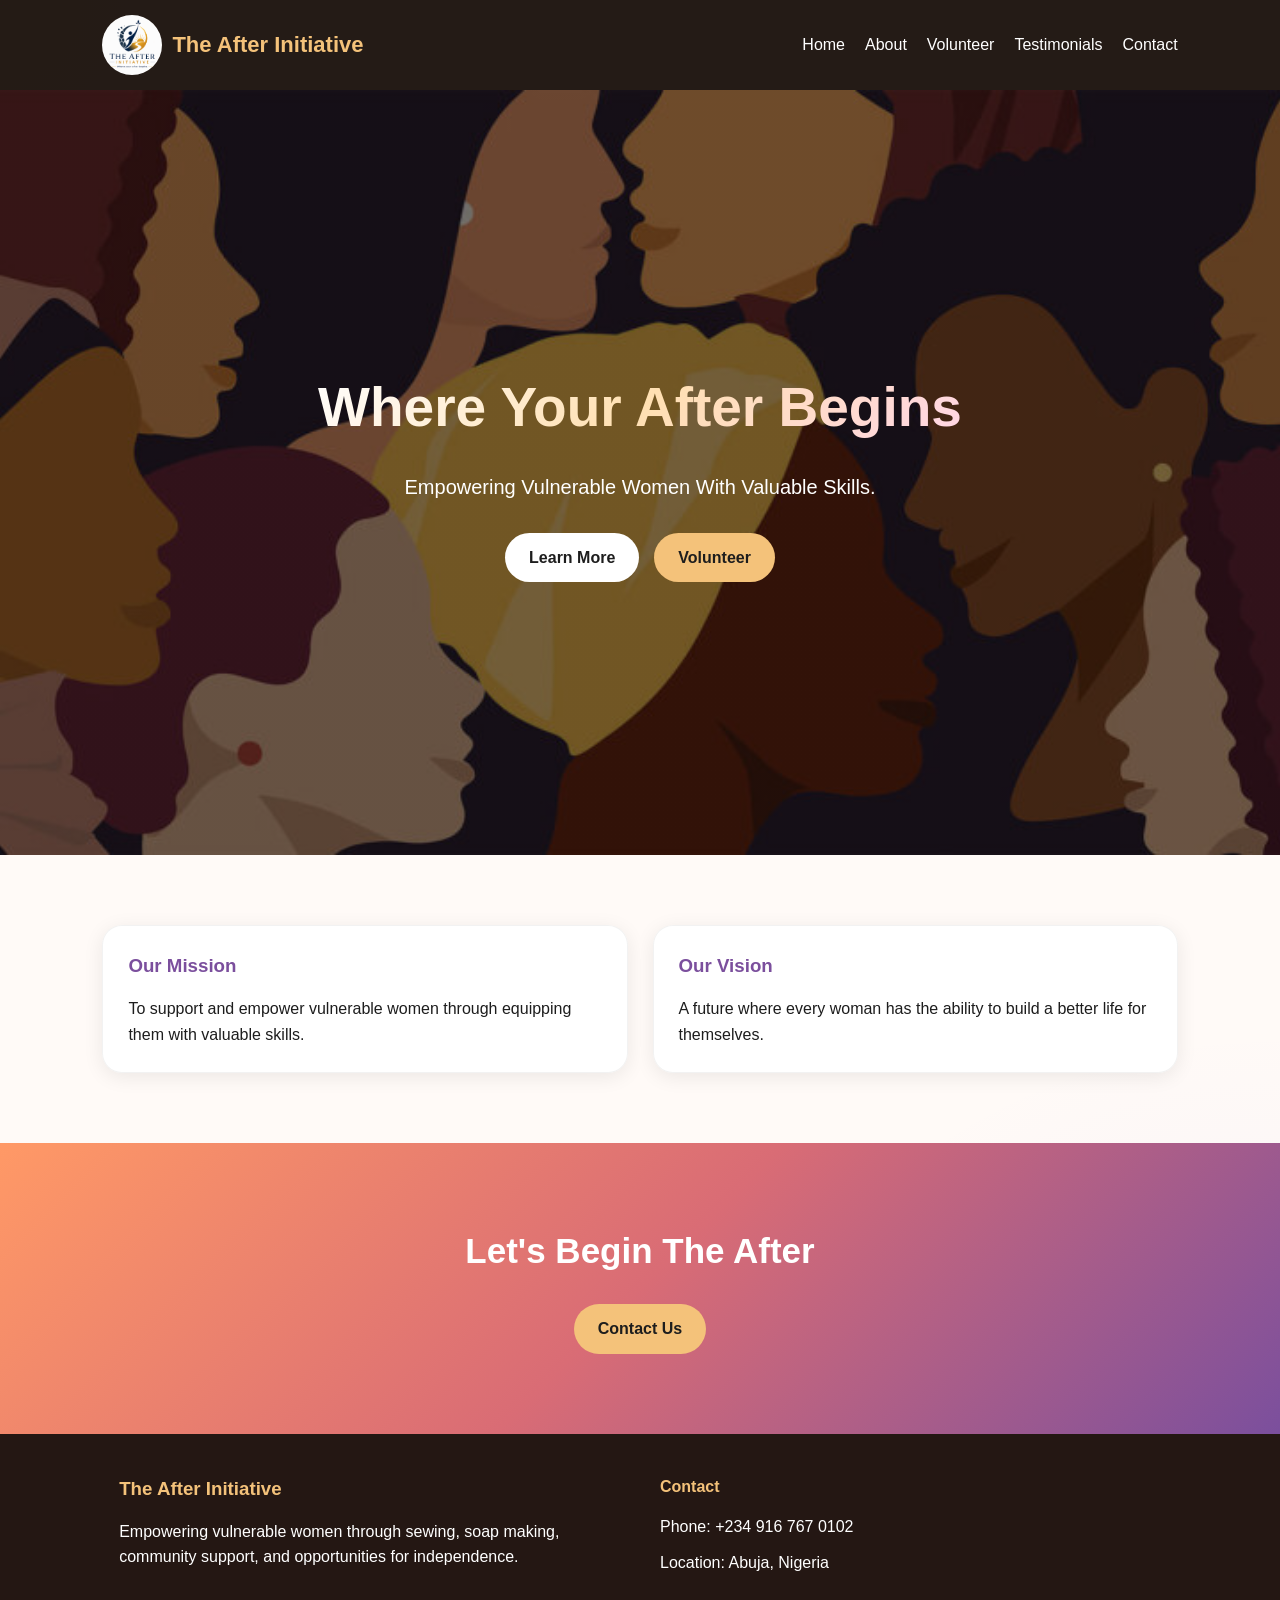
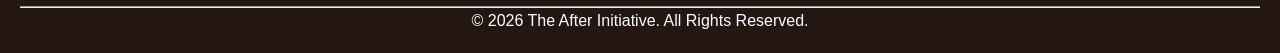
<file: index.html>
<!DOCTYPE html>
<html lang="en">
<head>
  <meta charset="UTF-8" />
  <meta name="viewport" content="width=device-width, initial-scale=1.0"/>
  <title>The After Initiative</title>
  <link rel="icon" type="image/png" href="logo.png">
  <link rel="stylesheet" href="style.css"/>
</head>
<body>

<header>
  <a href="index.html" class="logo-section">
    <img src="logo.png" class="logo" alt="The After Initiative Logo">
    <h1>The After Initiative</h1>
  </a>

  <nav>
    <a href="index.html">Home</a>
    <a href="about.html">About</a>
    <a href="volunteers.html">Volunteer</a>
    <a href="testimonials.html">Testimonials</a>
    <a href="contact.html">Contact</a>
  </nav>
</header>

<section class="hero">
  <div class="hero-content">
    <h2>Where Your After Begins</h2>

    <p>
      Empowering Vulnerable Women With Valuable Skills.
    </p>

    <div class="buttons">
      <a href="about.html" class="btn">Learn More</a>
      <a href="volunteers.html" class="btn secondary">Volunteer</a>
    </div>
  </div>
</section>

<section class="cards-section">

  <div class="card">
    <h3>Our Mission</h3>
    <p>
      To support and empower vulnerable women
      through equipping them with valuable skills.
    </p>
  </div>

  <div class="card">
    <h3>Our Vision</h3>
    <p>
      A future where every woman has the ability
      to build a better life for themselves.
    </p>
  </div>

</section>

<section class="cta">
  <h2>Let's Begin The After</h2>

  <div class="buttons">
    <a href="contact.html" class="btn secondary">Contact Us</a>
  </div>
</section>

<footer>

  <div class="footer-content">

    <div class="footer-section">
      <h3>The After Initiative</h3>

      <p>
        Empowering vulnerable women through sewing, soap making,
        community support, and opportunities for independence.
      </p>
    </div>

    <div class="footer-section">
      <h4>Contact</h4>

      <p>
        Phone:
        <a href="tel:+2349167670102">
          +234 916 767 0102
        </a>
      </p>

      <p>Location: Abuja, Nigeria</p>
    </div>

  </div>

  <hr>

  <p class="copyright">
    © 2026 The After Initiative. All Rights Reserved.
  </p>

</footer>

</body>
</html>
</file>
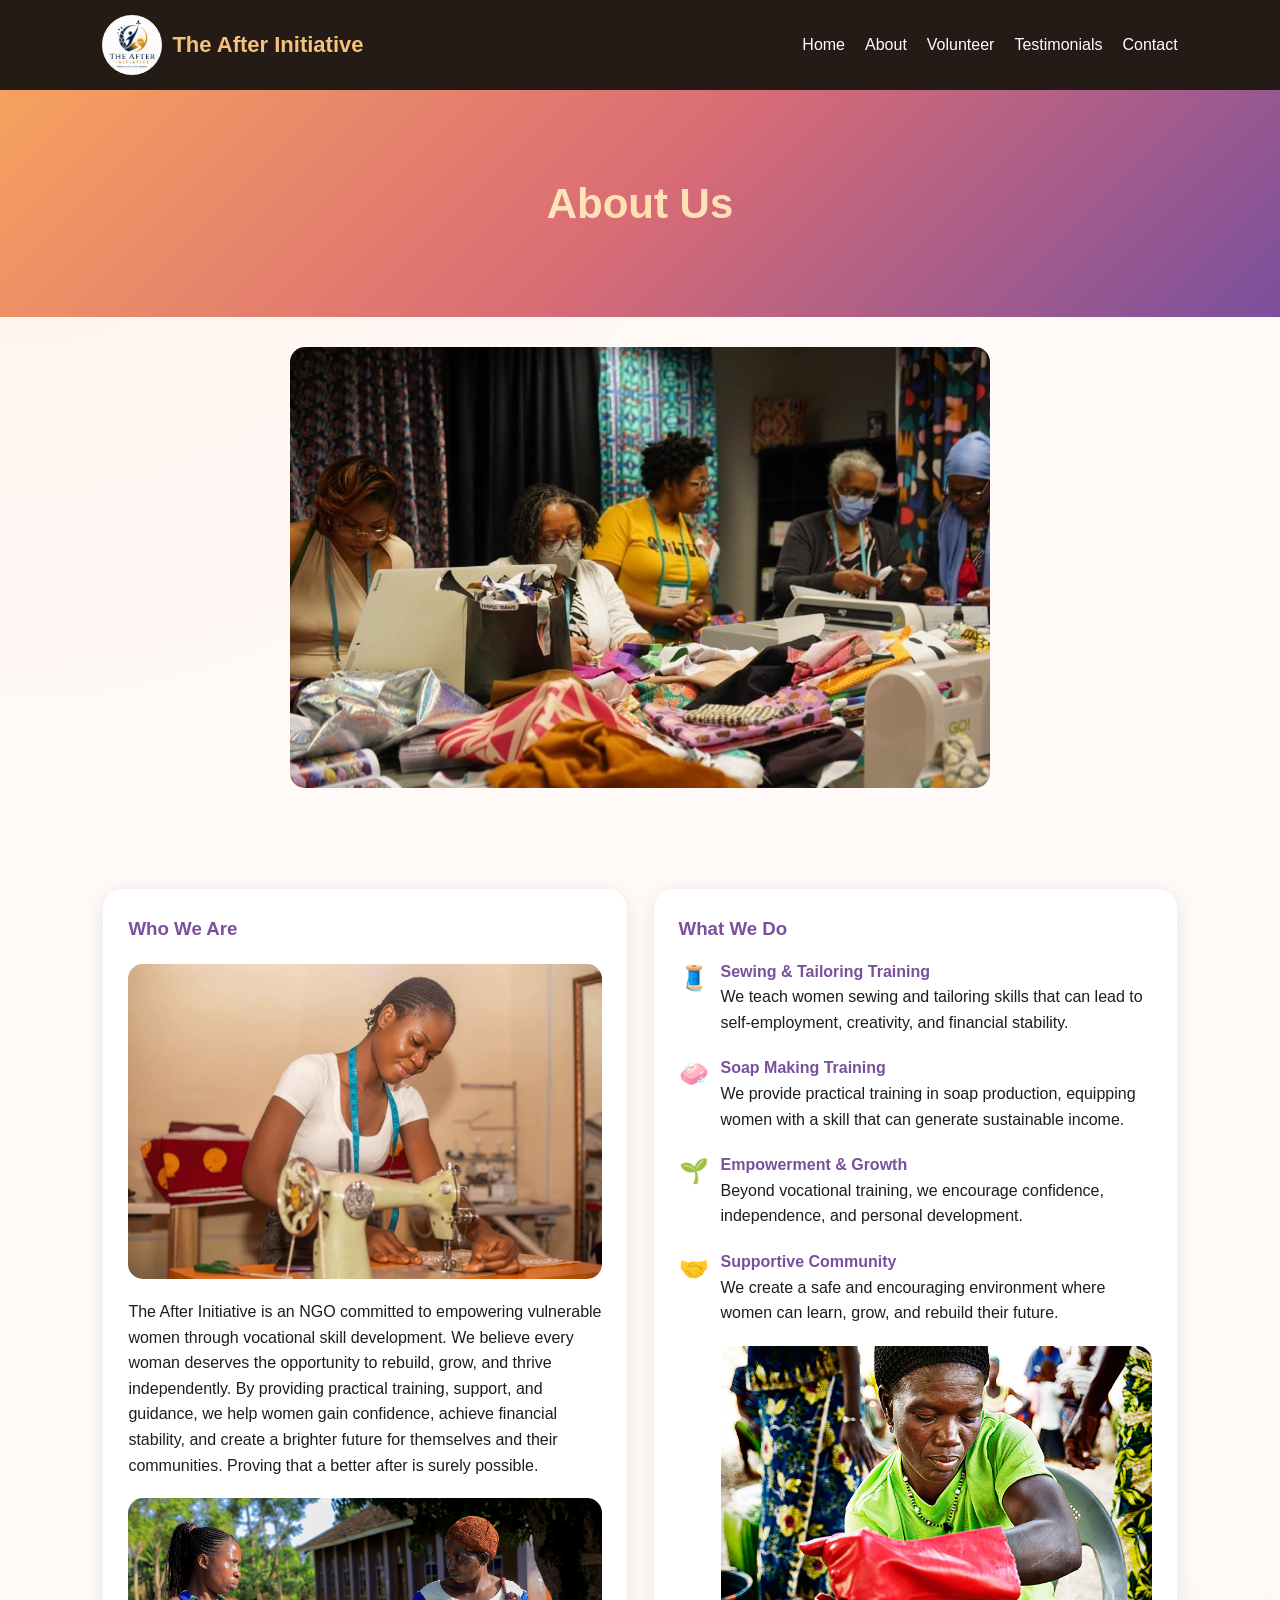
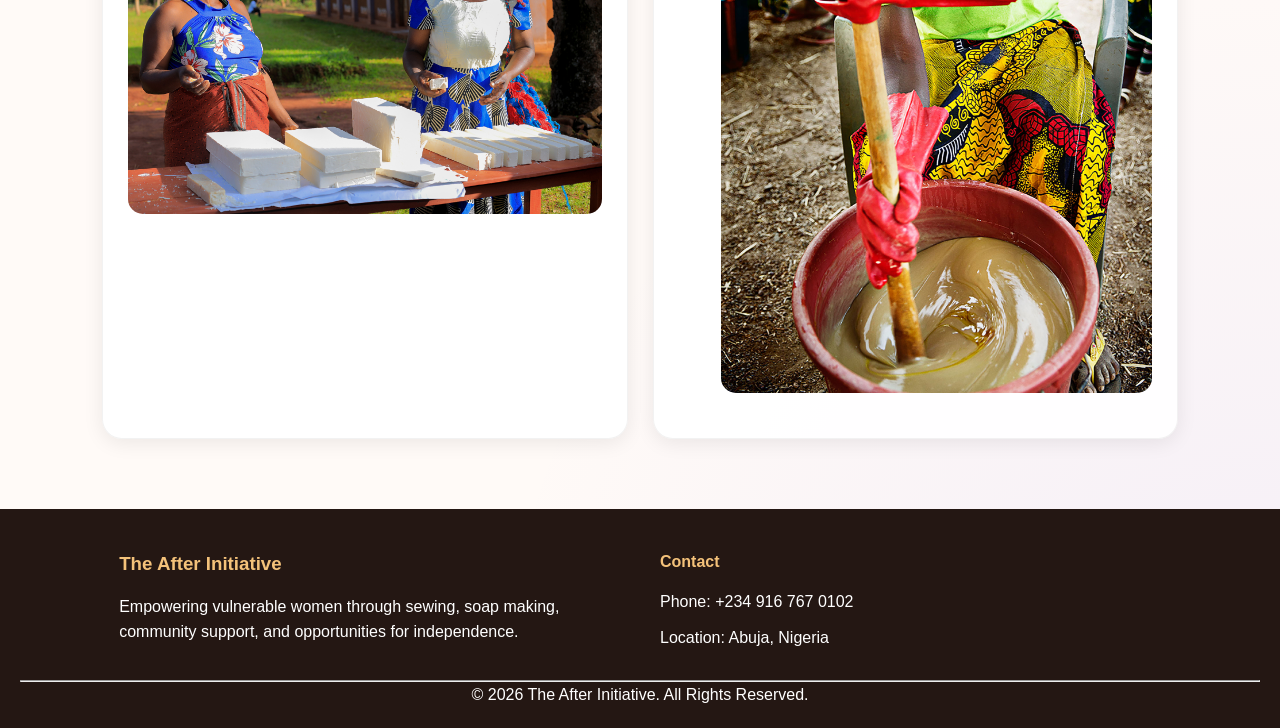
<file: about.html>
<!DOCTYPE html>
<html lang="en">
<head>
  <meta charset="UTF-8"/>
  <meta name="viewport" content="width=device-width, initial-scale=1.0"/>
  <title>About</title>
  <link rel="icon" type="image/png" href="logo.png">
  <link rel="stylesheet" href="style.css"/>
</head>
<body>

<header>
  <a href="index.html" class="logo-section">
    <img src="logo.png" class="logo" alt="The After Initiative Logo">
    <h1>The After Initiative</h1>
  </a>

  <nav>
    <a href="index.html">Home</a>
    <a href="about.html">About</a>
    <a href="volunteers.html">Volunteer</a>
    <a href="testimonials.html">Testimonials</a>
    <a href="contact.html">Contact</a>
  </nav>
</header>

<section class="page-banner">
  <h2>About Us</h2>
</section>

<img src="Sewing pic 2.jpg" alt="Women Sewing Training" class="hero-image">

<section class="content">
  <div class="card">
    <h3>Who We Are</h3>
    <img src="Sewing pic.webp" alt="Sewing Training" class="about-image">
    <p>
      The After Initiative is an NGO committed to empowering vulnerable
      women through vocational skill development. We believe every woman 
      deserves the opportunity to rebuild, grow, and thrive independently. 
      By providing practical training, support, and guidance, we help women 
      gain confidence, achieve financial stability, and create a brighter 
      future for themselves and their communities. Proving that a better after is surely possible.
    </p>
    <img src="soap pic 2.jpg" alt="Soap Making Training" class="about-image">
  </div>

 <div class="card">
  <h3>What We Do</h3>

  <div style="display:flex; align-items:flex-start; margin-bottom:20px;">
    <span style="font-size:24px; margin-right:12px;">🧵</span>

    <div>
      <strong>Sewing & Tailoring Training</strong>

      <p>
        We teach women sewing and tailoring skills that can lead to self-employment, creativity, and financial stability.
      </p>
    </div>
  </div>

  <div style="display:flex; align-items:flex-start; margin-bottom:20px;">
    <span style="font-size:24px; margin-right:12px;">🧼</span>

    <div>
      <strong>Soap Making Training</strong>

      <p>
        We provide practical training in soap production, equipping women with a skill that can generate sustainable income.
      </p>
    </div>
  </div>

  <div style="display:flex; align-items:flex-start; margin-bottom:20px;">
    <span style="font-size:24px; margin-right:12px;">🌱</span>

    <div>
      <strong>Empowerment & Growth</strong>

      <p>
        Beyond vocational training, we encourage confidence, independence, and personal development.
      </p>
    </div>
  </div>

  <div style="display:flex; align-items:flex-start;">
  <span style="font-size:24px; margin-right:12px;">🤝</span>

  <div>
    <strong>Supportive Community</strong>

    <p>
      We create a safe and encouraging environment where women can learn, grow, and rebuild their future.
    </p>

    <img src="Soap pic 3.jpg" alt="Soap Making Training" class="about-image">
  </div>
</div>

</div>

</section>
<footer>

  <div class="footer-content">

    <div class="footer-section">
      <h3>The After Initiative</h3>

      <p>
        Empowering vulnerable women through sewing, soap making,
        community support, and opportunities for independence.
      </p>
    </div>

    <div class="footer-section">
      <h4>Contact</h4>

      <p>
        Phone:
        <a href="tel:+2349167670102">
          +234 916 767 0102
        </a>
      </p>

      <p>Location: Abuja, Nigeria</p>
    </div>

  </div>

  <hr>

  <p class="copyright">
    © 2026 The After Initiative. All Rights Reserved.
  </p>

</footer>

</body>
</html>
</file>
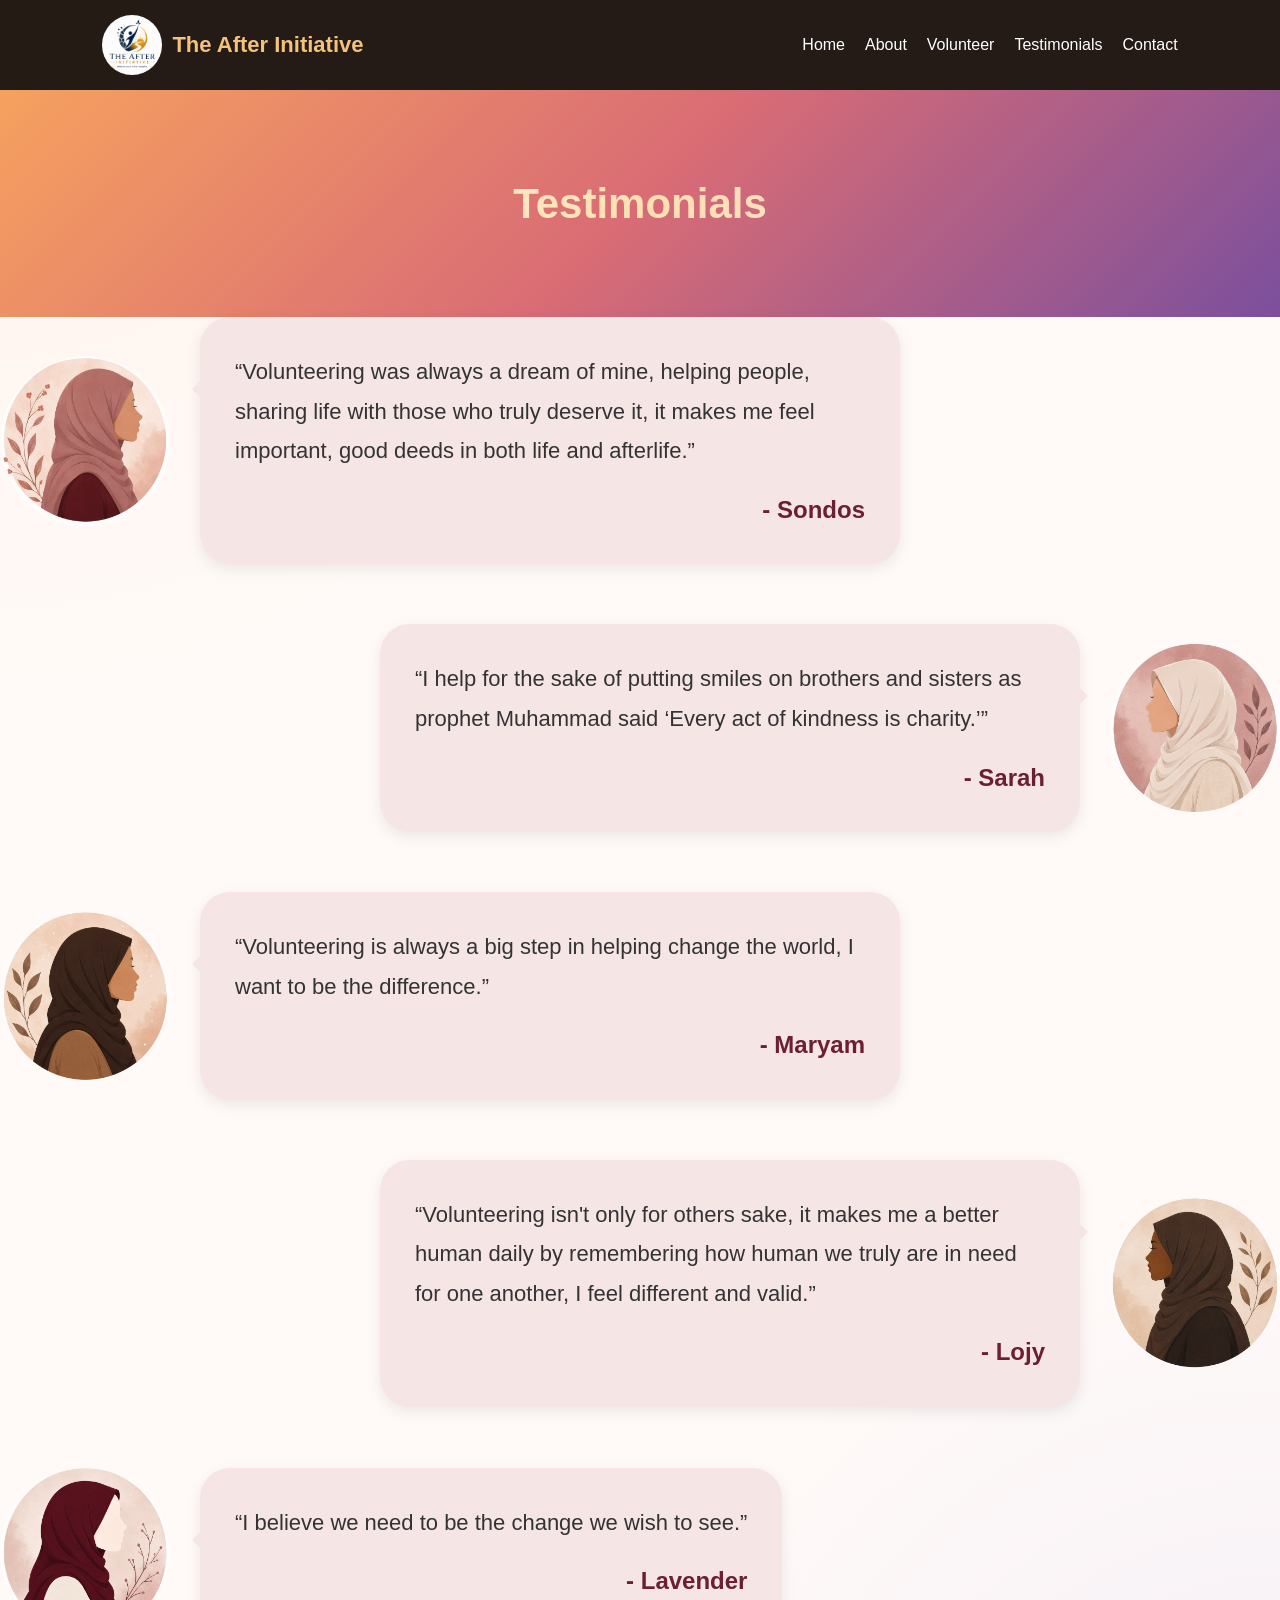
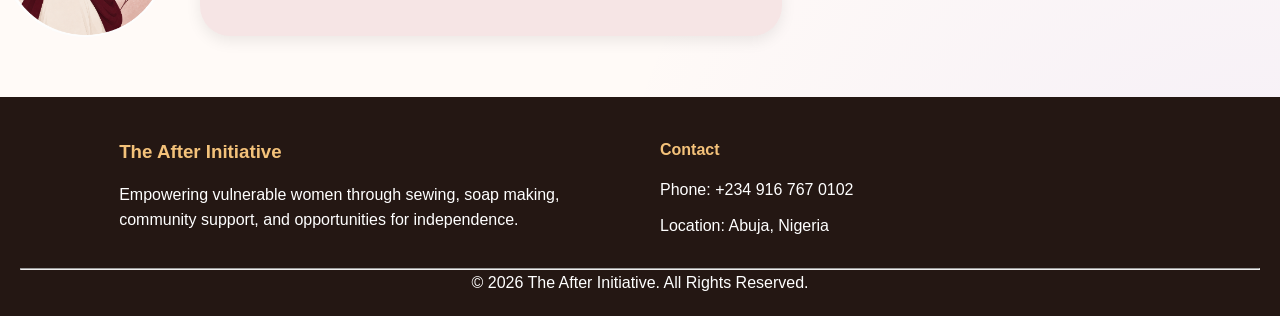
<file: testimonials.html>
<!DOCTYPE html>
<html lang="en">
<head>
  <meta charset="UTF-8" />
  <meta name="viewport" content="width=device-width, initial-scale=1.0"/>
  <title>Testimonials | The After Initiative</title>
  <link rel="icon" type="image/png" href="logo.png">

  <link rel="stylesheet" href="style.css">

  <style>

    .testimonials-section{
      padding: 80px 10%;
      background: #fdf7f4;
    }

    .testimonials-title{
      text-align: center;
      margin-bottom: 70px;
    }

    .testimonials-title h2{
      font-size: 55px;
      margin-bottom: 10px;
      background: linear-gradient(135deg, #ffffff, #ffe0b2, #ffd6e7);
      -webkit-background-clip: text;
      -webkit-text-fill-color: transparent;
    }
    .testimonials-title p{
      color: #555;
      font-size: 18px;
    }

    .testimonial{
      display: flex;
      align-items: center;
      gap: 30px;
      margin-bottom: 60px;
      flex-wrap: wrap;
    }

    .testimonial.reverse{
      flex-direction: row-reverse;
    }

    .profile{
      width: 170px;
      height: 170px;
      border-radius: 50%;
      overflow: hidden;
      flex-shrink: 0;
      background: #f2d9d9;
    }

    .profile img{
      width: 100%;
      height: 100%;
      object-fit: cover;
    }

    .chat-bubble{
      background: #f6e5e5;
      padding: 35px;
      border-radius: 30px;
      max-width: 700px;
      position: relative;
      box-shadow: 0 5px 15px rgba(0,0,0,0.08);
    }

    .chat-bubble::after{
      content: "";
      position: absolute;
      left: -20px;
      top: 60px;

      border-width: 12px;
      border-style: solid;

      border-color:
      transparent #f6e5e5 transparent transparent;
    }

    .testimonial.reverse .chat-bubble::after{
      left: auto;
      right: -20px;

      border-color:
      transparent transparent transparent #f6e5e5;
    }

    .chat-bubble p{
      font-size: 22px;
      line-height: 1.8;
      color: #333;
    }

    .chat-bubble h4{
      margin-top: 20px;
      color: #6d1f32;
      text-align: right;
      font-size: 24px;
    }

    @media(max-width:900px){

      .testimonial,
      .testimonial.reverse{
        flex-direction: column;
      }

      .chat-bubble::after{
        display: none;
      }

      .testimonials-title h2{
        font-size: 40px;
      }

      .chat-bubble p{
        font-size: 18px;
      }

    }

  </style>
</head>

<body>

<header>
  <a href="index.html" class="logo-section">
    <img src="logo.png" class="logo" alt="Logo">
    <h1>The After Initiative</h1>
  </a>

  <nav>
    <a href="index.html">Home</a>
    <a href="about.html">About</a>
    <a href="volunteers.html">Volunteer</a>
    <a href="testimonials.html">Testimonials</a>
    <a href="contact.html">Contact</a>
  </nav>
</header>

<section class="page-banner">
  <h2>Testimonials</h2>
</section>

  <div class="testimonial">

    <div class="profile">
      <img src="sondos.png" alt="Sondos">
    </div>

    <div class="chat-bubble">
      <p>
        “Volunteering was always a dream of mine,
        helping people, sharing life with those who truly deserve it,
        it makes me feel important, good deeds in both life and afterlife.”
      </p>

      <h4>- Sondos</h4>
    </div>

  </div>

  <div class="testimonial reverse">

    <div class="profile">
      <img src="sarah.png" alt="Sarah">
    </div>

    <div class="chat-bubble">
      <p>
        “I help for the sake of putting smiles on brothers and sisters
        as prophet Muhammad said ‘Every act of kindness is charity.’”
      </p>

      <h4>- Sarah</h4>
    </div>

  </div>

  <div class="testimonial">

    <div class="profile">
      <img src="maryam.png" alt="Maryam">
    </div>

    <div class="chat-bubble">
      <p>
        “Volunteering is always a big step in helping change the world,
        I want to be the difference.”
      </p>

      <h4>- Maryam</h4>
    </div>

  </div>

  <div class="testimonial reverse">

    <div class="profile">
      <img src="lojy.png" alt="Lojy">
    </div>

    <div class="chat-bubble">
      <p>
        “Volunteering isn't only for others sake,
        it makes me a better human daily by remembering how human we truly are
        in need for one another, I feel different and valid.”
      </p>

      <h4>- Lojy</h4>
    </div>

  </div>

  <div class="testimonial">

    <div class="profile">
      <img src="lavender.png" alt="Lavender">
    </div>

    <div class="chat-bubble">
      <p>
        “I believe we need to be the change we wish to see.”
      </p>

      <h4>- Lavender</h4>
    </div>

  </div>

</section>

<footer>

  <div class="footer-content">

    <div class="footer-section">
      <h3>The After Initiative</h3>

      <p>
        Empowering vulnerable women through sewing,
        soap making, community support,
        and opportunities for independence.
      </p>
    </div>

    <div class="footer-section">
      <h4>Contact</h4>

      <p>
        Phone:
        <a href="tel:+2349167670102">
          +234 916 767 0102
        </a>
      </p>

      <p>Location: Abuja, Nigeria</p>
    </div>

  </div>

  <hr>

  <p class="copyright">
    © 2026 The After Initiative. All Rights Reserved.
  </p>

</footer>

</body>
</html>
</file>
<file: style.css>
*{
  margin:0;
  padding:0;
  box-sizing:border-box;
  font-family: Arial, sans-serif;
}

body{
  background:#fffaf7;
  color:#1d1d1d;
  line-height:1.6;
}

/* HEADER */

header{
  display:flex;
  justify-content:space-between;
  align-items:center;
  padding:15px 8%;
  background:rgba(25,15,10,0.95);
  position:sticky;
  top:0;
  z-index:1000;
  flex-wrap:wrap;
}

.logo-section{
  display:flex;
  align-items:center;
  gap:10px;
  text-decoration:none;
}
.logo-section h1{
  color:#f4c27a;
}
.logo{
  width:60px;
  height:60px;
  border-radius:50%;
  object-fit:cover;
}

header h1{
  color:#f4c27a;
  font-size:22px;
}

nav{
  display:flex;
  gap:20px;
  flex-wrap:wrap;
}

nav a{
  color:white;
  text-decoration:none;
  transition:0.3s;
}

nav a:hover{
  color:#f4c27a;
}

/* HERO */

.hero{
  min-height:85vh;
  display:flex;
  justify-content:center;
  align-items:center;
  text-align:center;
  padding:40px 20px;

  background:
  linear-gradient(
    rgba(0,0,0,0.55),
    rgba(0,0,0,0.55)
  ),
  url('women-banner.jpg');

  background-size: cover;
  background-position: center;

  color:white;
}

.hero-content{
  max-width:700px;
}

.hero h2{
  font-size:55px;
  margin-bottom:20px;
}

.hero p{
  font-size:20px;
  margin-bottom:30px;
}

/* BUTTONS */

.buttons{
  display:flex;
  justify-content:center;
  gap:15px;
  flex-wrap:wrap;
}

.btn{
  padding:12px 24px;
  border-radius:30px;
  background:white;
  color:#1d1d1d;
  text-decoration:none;
  font-weight:bold;
  transition:0.3s;
  border:none;
  cursor:pointer;
}

.btn:hover{
  transform:translateY(-3px);
}

.secondary{
  background:#f4c27a;
}

/* CARDS */

.cards-section,
.content{
  padding:70px 8%;
  display:grid;
  grid-template-columns:repeat(auto-fit,minmax(250px,1fr));
  gap:25px;
}

.card{
  background:rgba(255,255,255,0.75);
  backdrop-filter:blur(10px);
  padding:30px;
  border-radius:20px;
  box-shadow:0 4px 20px rgba(0,0,0,0.08);
}

.card h3{
  margin-bottom:15px;
  color:#24324a;
}

/* CTA */

.cta{
  text-align:center;
  padding:80px 20px;
 background: linear-gradient(
  135deg,
  #ff9966,
  #d96c75,
  #7b4f9d
 );
  color:white;
}

.cta h2{
  margin-bottom:25px;
  font-size:35px;
}

/* PAGE BANNER */

.page-banner{
  padding:80px 20px;
  text-align:center;
  background:linear-gradient(
  135deg,
  #ff9966,
  #ff5e8a
  );
  color:white;
}

.page-banner h2{
  font-size:42px;
}

/* FORMS */

.form{
  display:flex;
  flex-direction:column;
  gap:15px;
}

.form input,
.form textarea{
  padding:15px;
  border:none;
  border-radius:12px;
  background:#f2f2f2;
}

.form textarea{
  min-height:150px;
  resize:vertical;
}

/* FOOTER */

footer{
  background:#241713;
  color:white;
  text-align:center;
  padding:20px;
}

/* MOBILE */

@media(max-width:768px){

  header{
    justify-content:center;
    text-align:center;
    gap:15px;
  }

  nav{
    justify-content:center;
  }

  .hero h2{
    font-size:40px;
  }

  .hero p{
    font-size:18px;
  }

  .page-banner h2{
    font-size:32px;
  }

}

@media(max-width:480px){

  .hero h2{
    font-size:32px;
  }

  .btn{
    width:100%;
    text-align:center;
  }

}
.about-image {
  width: 100%;
  max-width: 700px;
  height: auto;
  border-radius: 15px;
  display: block;
  margin: 20px auto;
}
.hero-image {
  width: 90%;
  max-width: 700px;
  height: auto;
  border-radius: 15px;
  display: block;
  margin: 30px auto;
}
html {
  scroll-behavior: smooth;
}

.card {
  transition: transform 0.3s ease, box-shadow 0.3s ease;
}

.card:hover {
  transform: translateY(-6px);
  box-shadow: 0 10px 25px rgba(0,0,0,0.12);
}

button,
.btn {
  transition: transform 0.3s ease, background 0.3s ease;
}

button:hover,
.btn:hover {
  transform: scale(1.05);
}

.page-banner {
  background: linear-gradient(135deg, #f6a15f, #d96c75, #7b4f9d);
  color: white;
}
section {
  animation: fadeInUp 0.8s ease both;
}

@keyframes fadeInUp {
  from {
    opacity: 0;
    transform: translateY(25px);
  }

  to {
    opacity: 1;
    transform: translateY(0);
  }
}

 {
  backdrop-filter: blur(10px);
  box-shadow: 0 4px 15px rgba(0,0,0,0.1);
}

nav a {
  position: relative;
  transition: color 0.3s ease;
}

nav a::after {
  content: "";
  position: absolute;
  left: 0;
  bottom: -4px;
  width: 0;
  height: 2px;
  background: white;
  transition: width 0.3s ease;
}

nav a:hover::after {
  width: 100%;
}
.card {
  background: rgba(255,255,255,0.9);
  border-radius: 20px;
  padding: 25px;
  overflow: hidden;
  border: 1px solid rgba(0,0,0,0.05);
}

.card img {
  transition: transform 0.4s ease;
}

.card:hover img {
  transform: scale(1.04);
}

.card h3,
.card strong {
  color: #7b4f9d;
}
.about-image,
.hero-image {
  transition: transform 0.4s ease, box-shadow 0.4s ease;
}

.about-image:hover,
.hero-image:hover {
  transform: scale(1.02);
  box-shadow: 0 12px 30px rgba(0,0,0,0.15);
}
.btn {
  position: relative;
  overflow: hidden;
}

.btn::before {
  content: "";
  position: absolute;
  top: 0;
  left: -100%;
  width: 100%;
  height: 100%;
  background: rgba(255,255,255,0.35);
  transition: left 0.5s ease;
}

.btn:hover::before {
  left: 100%;
}

.hero h2,
.page-banner h2 {
  background: linear-gradient(
    135deg,
    #ffffff,
    #ffe0b2,
    #ffd6e7
  );

  -webkit-background-clip: text;
  -webkit-text-fill-color: transparent;
}
body {
  animation: pageLoad 1s ease;
}

@keyframes pageLoad {
  from {
    opacity: 0;
  }

  to {
    opacity: 1;
  }
}
.about-image {
  object-fit: cover;
}
body {
  background:
    radial-gradient(circle at top left,
    rgba(255,153,102,0.08),
    transparent 30%),

    radial-gradient(circle at bottom right,
    rgba(111,92,255,0.08),
    transparent 30%),

    #fffaf7;
}
.logo {
  transition: transform 0.4s ease;
}

.logo:hover {
  transform: rotate(-5deg) scale(1.05);
}
.footer-content {
  display: flex;
  justify-content: space-between;
  gap: 40px;
  flex-wrap: wrap;
  padding: 20px 8%;
  text-align: left;
}

.footer-section {
  flex: 1;
  min-width: 250px;
}

.footer-section h3,
.footer-section h4 {
  margin-bottom: 15px;
  color: #f4c27a;
}

.footer-section p {
  margin-bottom: 10px;
}

.footer-section a {
  color: white;
  text-decoration: none;
}

.footer-section a:hover {
  color: #f4c27a;
}
.volunteer-wrapper {
  padding: 50px 8%;
}

.volunteer-box {
  background: white;
  border-radius: 22px;
  padding: 40px;
  display: grid;
  grid-template-columns: 1fr 1fr;
  gap: 40px;
  box-shadow: 0 10px 30px rgba(0,0,0,0.12);
  border: 1px solid rgba(0,0,0,0.06);
}

.volunteer-info h2 {
  font-size: 38px;
  color: #241713;
  margin-bottom: 15px;
}

.volunteer-point {
  display: flex;
  gap: 15px;
  margin-top: 25px;
}

.volunteer-point span {
  font-size: 30px;
}

.volunteer-point h3 {
  color: #7b4f9d;
  margin-bottom: 5px;
}

.volunteer-form h3 {
  color: #241713;
  margin-bottom: 15px;
}

.volunteer-bottom-image {
  width: 100%;
  max-height: 280px;
  object-fit: cover;
  border-radius: 18px;
  margin-top: 25px;
  display: block;
}

@media(max-width:768px) {
  .volunteer-box {
    grid-template-columns: 1fr;
    padding: 25px;
  }

  .volunteer-info h2 {
    font-size: 30px;
  }
}
.volunteer-hero {
  width: 100%;
  height: 330px;
  object-fit: cover;
  display: block;
  filter: brightness(90%);
}

.volunteer-wrapper {
  padding: 0 7% 50px;
  margin-top: -40px;
  position: relative;
  z-index: 2;
}

.volunteer-box {
  background: white;
  border-radius: 22px;
  padding: 40px;
  display: grid;
  grid-template-columns: 1fr 1fr;
  gap: 40px;
  box-shadow: 0 10px 30px rgba(0,0,0,0.12);
  border: 1px solid rgba(0,0,0,0.06);
}

.volunteer-info h2 {
  font-size: 38px;
  color: #241713;
  margin-bottom: 8px;
}

.small-line {
  width: 50px;
  height: 3px;
  background: #f4c27a;
  margin-bottom: 20px;
}

.volunteer-point {
  display: flex;
  gap: 15px;
  margin-top: 25px;
}

.volunteer-point span {
  font-size: 30px;
}

.volunteer-point h3 {
  color: #241713;
  margin-bottom: 5px;
}

.volunteer-form h3 {
  color: #241713;
  margin-bottom: 8px;
}

.volunteer-form input,
.volunteer-form textarea {
  border: 1px solid #ddd;
  background: white;
}

.volunteer-form .btn {
  background: #241713;
  color: white;
  width: 100%;
}

.volunteer-bottom-image {
  width: 100%;
  max-height: 260px;
  object-fit: cover;
  border-radius: 18px;
  margin-top: 25px;
  display: block;
}

@media(max-width:768px) {
  .volunteer-box {
    grid-template-columns: 1fr;
    padding: 25px;
  }

  .volunteer-info h2 {
    font-size: 30px;
  }

  .volunteer-hero {
    height: 230px;
  }
}
</file>
